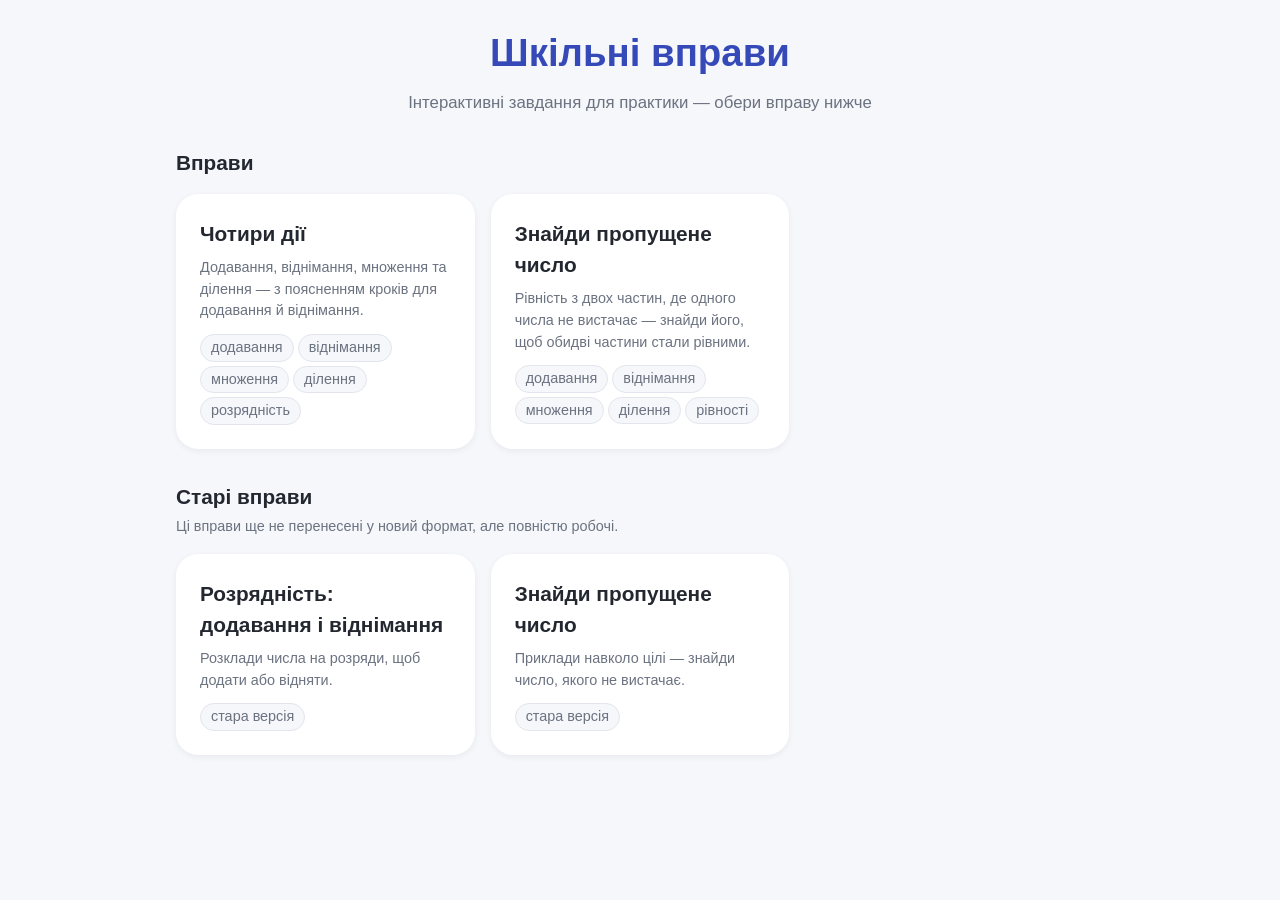
<file: index.html>
<!DOCTYPE html>
<html lang="uk">
<head>
  <meta charset="UTF-8">
  <meta name="viewport" content="width=device-width, initial-scale=1, viewport-fit=cover">
  <meta name="apple-mobile-web-app-capable" content="yes">
  <meta name="theme-color" content="#4763e4">
  <title>Шкільні вправи</title>
  <link rel="stylesheet" href="assets/css/main.css">
</head>
<body>
  <div class="page">
    <header class="site-header">
      <h1>Шкільні вправи</h1>
      <p>Інтерактивні завдання для практики — обери вправу нижче</p>
    </header>

    <section>
      <h2 class="section-title">Вправи</h2>
      <div id="activities-grid" class="activities-grid"></div>
    </section>

    <section>
      <h2 class="section-title">Старі вправи</h2>
      <p class="section-hint">Ці вправи ще не перенесені у новий формат, але повністю робочі.</p>
      <div class="activities-grid">
        <a class="card" href="math-1.html">
          <h3>Розрядність: додавання і віднімання</h3>
          <p>Розклади числа на розряди, щоб додати або відняти.</p>
          <div class="card-badges">
            <span class="badge legacy-note">стара версія</span>
          </div>
        </a>
        <a class="card" href="math-2.html">
          <h3>Знайди пропущене число</h3>
          <p>Приклади навколо цілі — знайди число, якого не вистачає.</p>
          <div class="card-badges">
            <span class="badge legacy-note">стара версія</span>
          </div>
        </a>
      </div>
    </section>
  </div>

  <script src="assets/js/activities-data.js"></script>
  <script src="assets/js/index-page.js"></script>
</body>
</html>
</file>
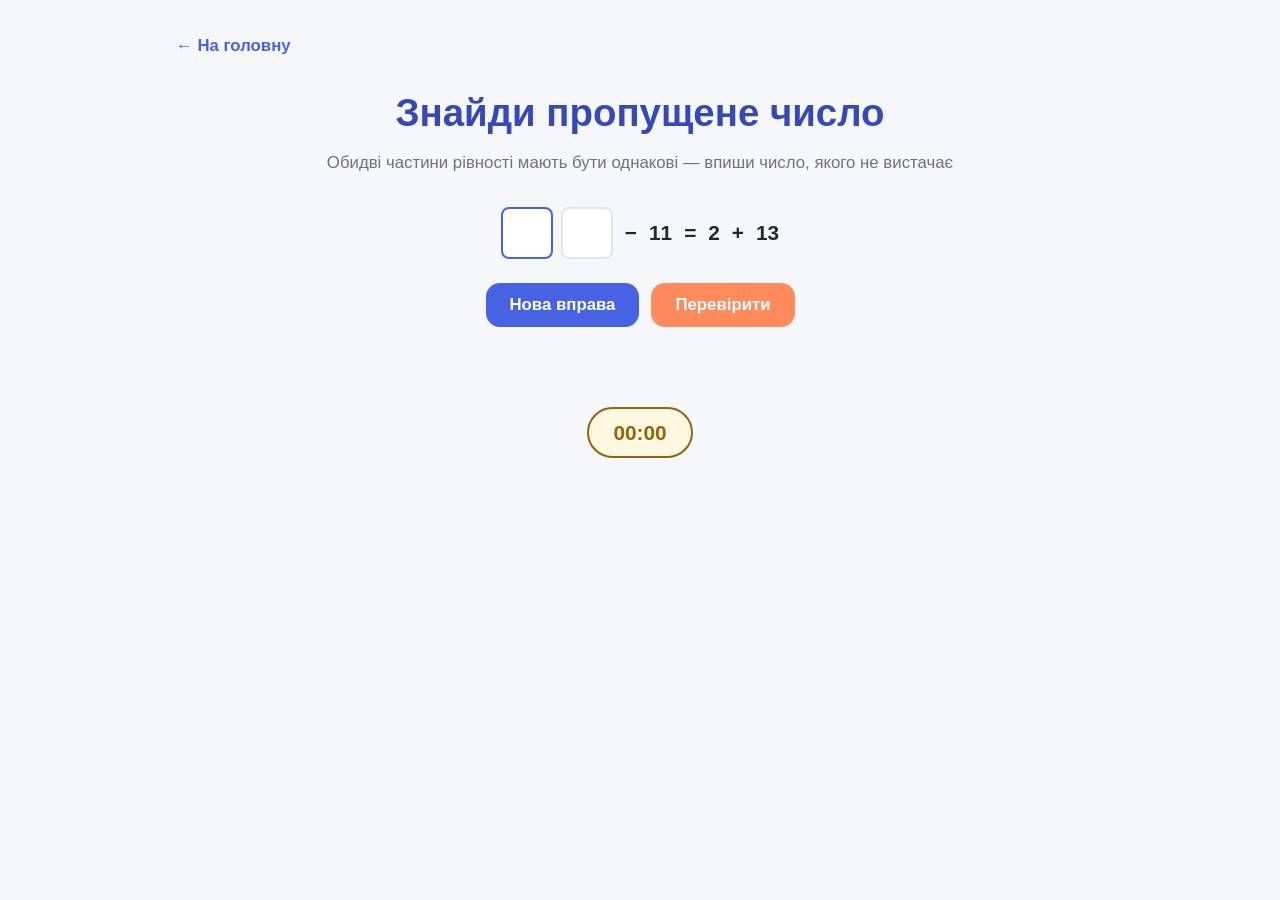
<file: activities/balance-equation/index.html>
<!DOCTYPE html>
<html lang="uk">
<head>
  <meta charset="UTF-8">
  <meta name="viewport" content="width=device-width, initial-scale=1, viewport-fit=cover">
  <meta name="apple-mobile-web-app-capable" content="yes">
  <meta name="theme-color" content="#4763e4">
  <title>Знайди пропущене число</title>
  <link rel="stylesheet" href="../../assets/css/main.css">
</head>
<body>
  <div class="page">
    <a class="back-link" href="../../index.html">← На головну</a>
    <header class="site-header">
      <h1>Знайди пропущене число</h1>
      <p>Обидві частини рівності мають бути однакові — впиши число, якого не вистачає</p>
    </header>

    <div class="equation" id="equation">
      <div class="equation-row">
        <span class="slot" data-slot="0"></span>
        <span class="operator" data-role="op-left"></span>
        <span class="slot" data-slot="1"></span>
        <span class="operator">=</span>
        <span class="slot" data-slot="2"></span>
        <span class="operator" data-role="op-right"></span>
        <span class="slot" data-slot="3"></span>
      </div>
    </div>

    <div class="btn-row">
      <button class="btn btn-primary" id="generateBtn">Нова вправа</button>
      <button class="btn btn-secondary" id="checkBtn">Перевірити</button>
    </div>

    <div id="feedback" class="feedback"></div>

    <div class="stopwatch" id="stopwatch">00:00</div>
  </div>

  <script src="../../assets/js/main.js"></script>
  <script src="script.js"></script>
</body>
</html>
</file>
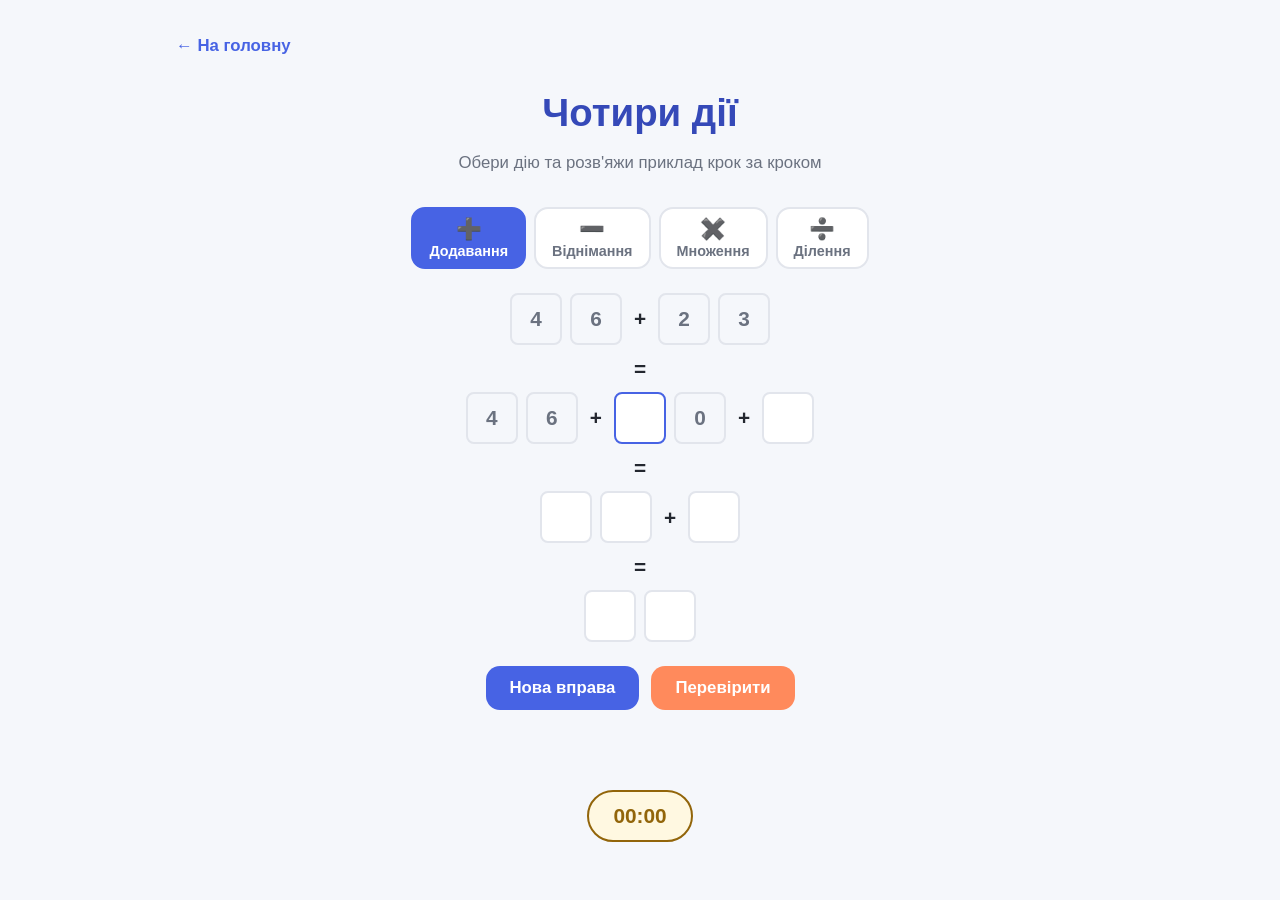
<file: activities/four-operations/index.html>
<!DOCTYPE html>
<html lang="uk">
<head>
  <meta charset="UTF-8">
  <meta name="viewport" content="width=device-width, initial-scale=1, viewport-fit=cover">
  <meta name="apple-mobile-web-app-capable" content="yes">
  <meta name="theme-color" content="#4763e4">
  <title>Чотири дії</title>
  <link rel="stylesheet" href="../../assets/css/main.css">
</head>
<body>
  <div class="page">
    <a class="back-link" href="../../index.html">← На головну</a>
    <header class="site-header">
      <h1>Чотири дії</h1>
      <p>Обери дію та розв'яжи приклад крок за кроком</p>
    </header>

    <div class="op-tabs" role="tablist">
      <button class="op-tab is-active" type="button" data-op="add">➕<span>Додавання</span></button>
      <button class="op-tab" type="button" data-op="sub">➖<span>Віднімання</span></button>
      <button class="op-tab" type="button" data-op="mul">✖️<span>Множення</span></button>
      <button class="op-tab" type="button" data-op="div">➗<span>Ділення</span></button>
    </div>

    <section class="op-panel" id="panel-add" data-op-panel="add">
      <div class="equation">
        <div class="equation-row">
          <input class="digit-input is-readonly" type="text" readonly data-role="add-a-tens">
          <input class="digit-input is-readonly" type="text" readonly data-role="add-a-ones">
          <span class="operator">+</span>
          <input class="digit-input is-readonly" type="text" readonly data-role="add-b-tens">
          <input class="digit-input is-readonly" type="text" readonly data-role="add-b-ones">
        </div>
        <div class="operator">=</div>
        <div class="equation-row">
          <input class="digit-input is-readonly" type="text" readonly data-role="add-a-tens-2">
          <input class="digit-input is-readonly" type="text" readonly data-role="add-a-ones-2">
          <span class="operator">+</span>
          <input class="digit-input" type="text" inputmode="numeric" maxlength="1" data-field="add-decomp-tens">
          <input class="digit-input is-readonly" type="text" readonly value="0">
          <span class="operator">+</span>
          <input class="digit-input" type="text" inputmode="numeric" maxlength="1" data-field="add-decomp-ones">
        </div>
        <div class="operator">=</div>
        <div class="equation-row">
          <input class="digit-input" type="text" inputmode="numeric" maxlength="1" data-field="add-sum-tens">
          <input class="digit-input" type="text" inputmode="numeric" maxlength="1" data-field="add-sum-ones">
          <span class="operator">+</span>
          <input class="digit-input" type="text" inputmode="numeric" maxlength="1" data-field="add-ones-again">
        </div>
        <div class="operator">=</div>
        <div class="equation-row">
          <input class="digit-input" type="text" inputmode="numeric" maxlength="1" data-field="add-result-tens">
          <input class="digit-input" type="text" inputmode="numeric" maxlength="1" data-field="add-result-ones">
        </div>
      </div>
    </section>

    <section class="op-panel is-hidden" id="panel-sub" data-op-panel="sub">
      <div class="equation">
        <div class="equation-row">
          <input class="digit-input is-readonly" type="text" readonly data-role="sub-a-tens">
          <input class="digit-input is-readonly" type="text" readonly data-role="sub-a-ones">
          <span class="operator">−</span>
          <input class="digit-input is-readonly" type="text" readonly data-role="sub-b-tens">
          <input class="digit-input is-readonly" type="text" readonly data-role="sub-b-ones">
        </div>
        <div class="operator">=</div>
        <div class="equation-row">
          <input class="digit-input is-readonly" type="text" readonly data-role="sub-a-tens-2">
          <input class="digit-input is-readonly" type="text" readonly data-role="sub-a-ones-2">
          <span class="operator">−</span>
          <input class="digit-input" type="text" inputmode="numeric" maxlength="1" data-field="sub-decomp-tens">
          <input class="digit-input is-readonly" type="text" readonly value="0">
          <span class="operator">−</span>
          <input class="digit-input" type="text" inputmode="numeric" maxlength="1" data-field="sub-decomp-ones">
        </div>
        <div class="operator">=</div>
        <div class="equation-row">
          <input class="digit-input" type="text" inputmode="numeric" maxlength="1" data-field="sub-sum-tens">
          <input class="digit-input" type="text" inputmode="numeric" maxlength="1" data-field="sub-sum-ones">
          <span class="operator">−</span>
          <input class="digit-input" type="text" inputmode="numeric" maxlength="1" data-field="sub-ones-again">
        </div>
        <div class="operator">=</div>
        <div class="equation-row">
          <input class="digit-input" type="text" inputmode="numeric" maxlength="1" data-field="sub-result-tens">
          <input class="digit-input" type="text" inputmode="numeric" maxlength="1" data-field="sub-result-ones">
        </div>
      </div>
    </section>

    <section class="op-panel is-hidden" id="panel-mul" data-op-panel="mul">
      <div class="equation">
        <div class="equation-row">
          <span class="operand" data-role="mul-x"></span>
          <span class="operator">×</span>
          <span class="operand" data-role="mul-y"></span>
          <span class="operator">=</span>
          <input class="digit-input" type="text" inputmode="numeric" maxlength="1" data-field="mul-result-tens">
          <input class="digit-input" type="text" inputmode="numeric" maxlength="1" data-field="mul-result-ones">
        </div>
      </div>
    </section>

    <section class="op-panel is-hidden" id="panel-div" data-op-panel="div">
      <div class="equation">
        <div class="equation-row">
          <span class="operand" data-role="div-dividend"></span>
          <span class="operator">÷</span>
          <span class="operand" data-role="div-divisor"></span>
          <span class="operator">=</span>
          <input class="digit-input" type="text" inputmode="numeric" maxlength="1" data-field="div-quotient">
        </div>
      </div>
    </section>

    <div class="btn-row">
      <button class="btn btn-primary" id="generateBtn">Нова вправа</button>
      <button class="btn btn-secondary" id="checkBtn">Перевірити</button>
    </div>

    <div id="feedback" class="feedback"></div>

    <div class="stopwatch" id="stopwatch">00:00</div>
  </div>

  <script src="../../assets/js/main.js"></script>
  <script src="script.js"></script>
</body>
</html>
</file>
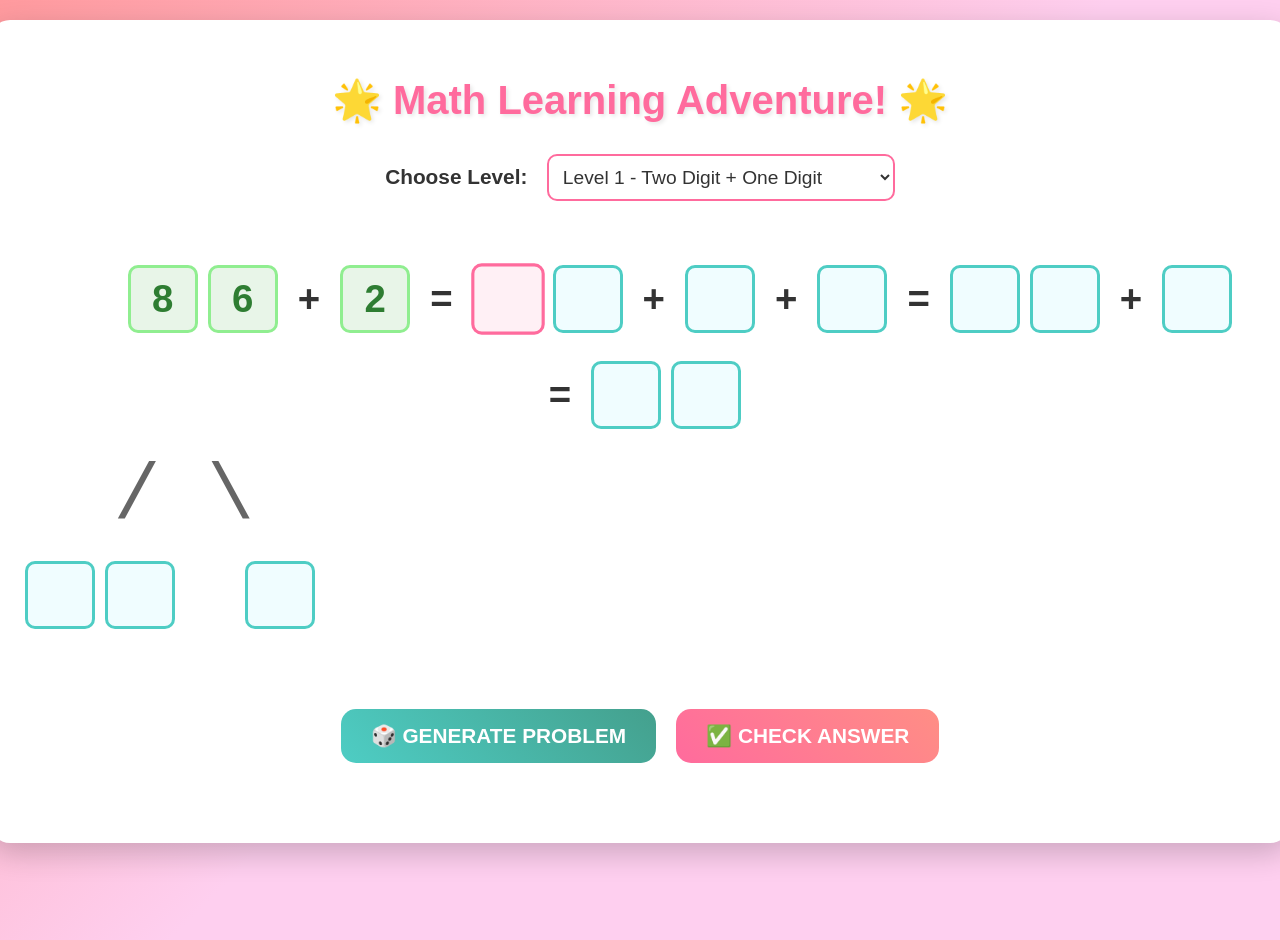
<file: math-1.html>
<!DOCTYPE html>
<html lang="en">
<head>
    <meta charset="UTF-8">
    <meta name="viewport" content="width=device-width, initial-scale=1.0">
    <title>Math Learning Game</title>
    <style>
        body {
            font-family: 'Comic Sans MS', cursive, sans-serif;
            background: linear-gradient(135deg, #ff9a9e 0%, #fecfef 50%, #fecfef 100%);
            margin: 0;
            padding: 20px;
            min-height: 100vh;
            display: flex;
            flex-direction: column;
            align-items: center;
        }

        .container {
            background: white;
            border-radius: 20px;
            padding: 30px;
            box-shadow: 0 10px 30px rgba(0,0,0,0.2);
            max-width: 1500px;
            width: 100%;
        }

        h1 {
            text-align: center;
            color: #ff6b9d;
            font-size: 2.5em;
            margin-bottom: 30px;
            text-shadow: 2px 2px 4px rgba(0,0,0,0.1);
        }

        .level-selector {
            text-align: center;
            margin-bottom: 40px;
        }

        .level-selector label {
            font-size: 1.3em;
            color: #333;
            margin-right: 15px;
            font-weight: bold;
        }

        .level-selector select {
            font-size: 1.2em;
            padding: 10px;
            border-radius: 10px;
            border: 2px solid #ff6b9d;
            background: white;
            color: #333;
        }

        .math-area {
            display: flex;
            flex-direction: column;
            align-items: center;
            margin: 40px 0;
            font-size: 2em;
            line-height: 2.5;
        }

        .equation-line {
            display: flex;
            align-items: center;
            margin: 10px 0;
            flex-wrap: wrap;
            justify-content: center;
        }

        .decomposition {
            display: flex;
            align-items: center;
            margin: 20px 0;
            font-size: 0.8em;
        }

        .number-input {
            width: 60px;
            height: 60px;
            font-size: 1.2em;
            text-align: center;
            border: 3px solid #4ecdc4;
            border-radius: 10px;
            margin: 0 5px;
            background: #f0fdff;
            font-weight: bold;
        }

        .number-input:focus {
            outline: none;
            border-color: #ff6b9d;
            background: #fff0f5;
            transform: scale(1.05);
            transition: all 0.2s;
        }

        .number-input.readonly {
            background: #e8f5e8;
            border-color: #90ee90;
            color: #2e7d32;
        }

        .number-input.invalid {
            background: #ffe6e6;
            border-color: #ff4444;
            animation: shake 0.5s;
        }

        .number-input.valid {
            background: #e8f5e8;
            border-color: #4caf50;
        }

        @keyframes shake {
            0%, 100% { transform: translateX(0); }
            25% { transform: translateX(-5px); }
            75% { transform: translateX(5px); }
        }

        .operator {
            font-weight: bold;
            color: #333;
            margin: 0 15px;
            font-size: 1.2em;
        }

        .decomposition-visual {
            display: flex;
            flex-direction: column;
            align-items: flex-start;
            margin: 15px 0 30px 0;
            font-size: 1.5em;
            position: relative;
            left: 0;
        }

        .decomposition-line {
            display: flex;
            align-items: center;
            margin: 10px 0;
        }

        .bracket {
            font-size: 3em;
            color: #666;
            margin: 0 20px;
        }

        .buttons {
            display: flex;
            justify-content: center;
            gap: 20px;
            margin-top: 40px;
        }

        .btn {
            padding: 15px 30px;
            font-size: 1.3em;
            border: none;
            border-radius: 15px;
            cursor: pointer;
            font-weight: bold;
            transition: all 0.3s;
            text-transform: uppercase;
        }

        .btn-generate {
            background: linear-gradient(45deg, #4ecdc4, #44a08d);
            color: white;
        }

        .btn-validate {
            background: linear-gradient(45deg, #ff6b9d, #ff8e85);
            color: white;
        }

        .btn:hover {
            transform: translateY(-3px);
            box-shadow: 0 5px 15px rgba(0,0,0,0.3);
        }

        .btn:disabled {
            opacity: 0.5;
            cursor: not-allowed;
            transform: none;
        }

        .feedback {
            text-align: center;
            margin-top: 20px;
            font-size: 1.2em;
            font-weight: bold;
            min-height: 30px;
        }

        .feedback.success {
            color: #4caf50;
        }

        .feedback.error {
            color: #f44336;
        }

        .hidden {
            display: none;
        }
    </style>
</head>
<body>
    <div class="container">
        <h1>🌟 Math Learning Adventure! 🌟</h1>

        <div class="level-selector">
            <label for="level">Choose Level:</label>
            <select id="level">
                <option value="1">Level 1 - Two Digit + One Digit</option>
                <option value="2">Level 2 - Two Digit - One Digit</option>
                <option value="3">Level 3 - Two Digit + Multiple of Ten</option>
                <option value="4">Level 4 - Two Digit - Multiple of Ten</option>
            </select>
        </div>

        <div class="math-area" id="mathArea">
            <!-- Level 1 Structure -->
            <div id="level1" class="level-content">
                <!-- Main equation line -->
                <div class="equation-line">
                    &nbsp;&nbsp;&nbsp;&nbsp;&nbsp;&nbsp;&nbsp;&nbsp;&nbsp;
                    <input type="text" class="number-input readonly" id="tens1" maxlength="1" readonly>
                    <input type="text" class="number-input readonly" id="ones1" maxlength="1" readonly>
                    <span class="operator">+</span>
                    <input type="text" class="number-input readonly" id="single1" maxlength="1" readonly>
                    <span class="operator">=</span>
                    <input type="text" class="number-input" id="tens2" maxlength="1">
                    <input type="text" class="number-input" id="ones2" maxlength="1">
                    <span class="operator">+</span>
                    <input type="text" class="number-input" id="single2" maxlength="1">
                    <span class="operator">+</span>
                    <input type="text" class="number-input" id="single3" maxlength="1">
                    <span class="operator">=</span>
                    <input type="text" class="number-input" id="tens3" maxlength="1">
                    <input type="text" class="number-input" id="ones3" maxlength="1">
                    <span class="operator">+</span>
                    <input type="text" class="number-input" id="single4" maxlength="1">
                    <span class="operator">=</span>
                    <input type="text" class="number-input" id="result_tens" maxlength="1">
                    <input type="text" class="number-input" id="result_ones" maxlength="1">
                </div>

                <!-- Decomposition visual -->
                <div class="decomposition-visual">
                    <!-- Middle row: split lines -->
                    <div style="font-size: 2em; margin-bottom: 15px; color: #666; text-align: left; font-family: monospace; line-height: 1;">
                        &nbsp;&nbsp;/&nbsp;\
                    </div>
                    <!-- Bottom row: decomposed parts -->
                    <div class="decomposition-line" style="display: flex; justify-content: center; align-items: center; gap: 60px;">
                        <div style="display: flex; align-items: center;">
                            <input type="text" class="number-input" id="decomp_tens" maxlength="1">
                            <input type="text" class="number-input" id="decomp_zero" maxlength="1">
                        </div>
                        <div style="display: flex; align-items: center;">
                            <input type="text" class="number-input" id="decomp_single" maxlength="1">
                        </div>
                    </div>
                </div>
            </div>

            <!-- Level 2 Structure -->
            <div id="level2" class="level-content hidden">
                <!-- Main equation line -->
                <div class="equation-line">
                    <input type="text" class="number-input readonly" id="l2_tens1" maxlength="1" readonly>
                    <input type="text" class="number-input readonly" id="l2_ones1" maxlength="1" readonly>
                    <span class="operator">-</span>
                    <input type="text" class="number-input readonly" id="l2_single1" maxlength="1" readonly>
                    <span class="operator">=</span>
                    <input type="text" class="number-input" id="l2_tens2" maxlength="1">
                    <input type="text" class="number-input" id="l2_ones2" maxlength="1">
                    <span class="operator">+</span>
                    <input type="text" class="number-input" id="l2_single2" maxlength="1">
                    <span class="operator">-</span>
                    <input type="text" class="number-input" id="l2_single3" maxlength="1">
                    <span class="operator">=</span>
                    <input type="text" class="number-input" id="l2_tens3" maxlength="1">
                    <input type="text" class="number-input" id="l2_ones3" maxlength="1">
                    <span class="operator">+</span>
                    <input type="text" class="number-input" id="l2_single4" maxlength="1">
                    <span class="operator">=</span>
                    <input type="text" class="number-input" id="l2_result_tens" maxlength="1">
                    <input type="text" class="number-input" id="l2_result_ones" maxlength="1">
                </div>

                <!-- Decomposition visual -->
                <div class="decomposition-visual">
                    <!-- Middle row: split lines -->
                    <div style="font-size: 2em; margin-bottom: 15px; color: #666; text-align: left; font-family: monospace; line-height: 1;">
                        &nbsp;&nbsp;/&nbsp;\
                    </div>
                    <!-- Bottom row: decomposed parts -->
                    <div class="decomposition-line" style="display: flex; justify-content: center; align-items: center; gap: 60px;">
                        <div style="display: flex; align-items: center;">
                            <input type="text" class="number-input" id="l2_decomp_tens" maxlength="1">
                            <input type="text" class="number-input" id="l2_decomp_zero" maxlength="1">
                        </div>
                        <div style="display: flex; align-items: center;">
                            <input type="text" class="number-input" id="l2_decomp_single" maxlength="1">
                        </div>
                    </div>
                </div>
            </div>

            <!-- Level 3 Structure -->
            <div id="level3" class="level-content hidden">
                <!-- Main equation line -->
                <div class="equation-line">
                    <input type="text" class="number-input readonly" id="l3_tens1" maxlength="1" readonly>
                    <input type="text" class="number-input readonly" id="l3_ones1" maxlength="1" readonly>
                    <span class="operator">+</span>
                    <input type="text" class="number-input readonly" id="l3_tens2" maxlength="1" readonly>
                    <input type="text" class="number-input readonly" id="l3_zero" maxlength="1" readonly>
                    <span class="operator">=</span>
                    <input type="text" class="number-input" id="l3_tens3" maxlength="1">
                    <input type="text" class="number-input" id="l3_ones3" maxlength="1">
                    <span class="operator">+</span>
                    <input type="text" class="number-input" id="l3_single" maxlength="1">
                    <span class="operator">+</span>
                    <input type="text" class="number-input" id="l3_tens4" maxlength="1">
                    <input type="text" class="number-input" id="l3_zero2" maxlength="1">
                    <span class="operator">=</span>
                    <input type="text" class="number-input" id="l3_result_tens" maxlength="1">
                    <input type="text" class="number-input" id="l3_result_ones" maxlength="1">
                    <span class="operator">+</span>
                    <input type="text" class="number-input" id="l3_final_single" maxlength="1">
                    <span class="operator">=</span>
                    <input type="text" class="number-input" id="l3_final_tens" maxlength="1">
                    <input type="text" class="number-input" id="l3_final_ones" maxlength="1">
                </div>

                <!-- Decomposition visual -->
                <div class="decomposition-visual">
                    <!-- Middle row: split lines -->
                    <div style="font-size: 2em; margin-bottom: 15px; color: #666; text-align: left; font-family: monospace; line-height: 1;">
                        &nbsp;&nbsp;/&nbsp;\
                    </div>
                    <!-- Bottom row: decomposed parts -->
                    <div class="decomposition-line" style="display: flex; justify-content: center; align-items: center; gap: 60px;">
                        <div style="display: flex; align-items: center;">
                            <input type="text" class="number-input" id="l3_decomp_tens" maxlength="1">
                            <input type="text" class="number-input" id="l3_decomp_zero" maxlength="1">
                        </div>
                        <div style="display: flex; align-items: center;">
                            <input type="text" class="number-input" id="l3_decomp_single" maxlength="1">
                        </div>
                    </div>
                </div>
            </div>

            <!-- Level 4 Structure -->
            <div id="level4" class="level-content hidden">
                <!-- Main equation line -->
                <div class="equation-line">
                    <input type="text" class="number-input readonly" id="l4_tens1" maxlength="1" readonly>
                    <input type="text" class="number-input readonly" id="l4_ones1" maxlength="1" readonly>
                    <span class="operator">-</span>
                    <input type="text" class="number-input readonly" id="l4_tens2" maxlength="1" readonly>
                    <input type="text" class="number-input readonly" id="l4_zero" maxlength="1" readonly>
                    <span class="operator">=</span>
                    <input type="text" class="number-input" id="l4_tens3" maxlength="1">
                    <input type="text" class="number-input" id="l4_ones3" maxlength="1">
                    <span class="operator">+</span>
                    <input type="text" class="number-input" id="l4_single" maxlength="1">
                    <span class="operator">-</span>
                    <input type="text" class="number-input" id="l4_tens4" maxlength="1">
                    <input type="text" class="number-input" id="l4_zero2" maxlength="1">
                    <span class="operator">=</span>
                    <input type="text" class="number-input" id="l4_result_tens" maxlength="1">
                    <input type="text" class="number-input" id="l4_result_ones" maxlength="1">
                    <span class="operator">+</span>
                    <input type="text" class="number-input" id="l4_final_single" maxlength="1">
                    <span class="operator">=</span>
                    <input type="text" class="number-input" id="l4_final_tens" maxlength="1">
                    <input type="text" class="number-input" id="l4_final_ones" maxlength="1">
                </div>

                <!-- Decomposition visual -->
                <div class="decomposition-visual">
                    <!-- Middle row: split lines -->
                    <div style="font-size: 2em; margin-bottom: 15px; color: #666; text-align: left; font-family: monospace; line-height: 1;">
                        &nbsp;&nbsp;/&nbsp;\
                    </div>
                    <!-- Bottom row: decomposed parts -->
                    <div class="decomposition-line" style="display: flex; justify-content: center; align-items: center; gap: 60px;">
                        <div style="display: flex; align-items: center;">
                            <input type="text" class="number-input" id="l4_decomp_tens" maxlength="1">
                            <input type="text" class="number-input" id="l4_decomp_zero" maxlength="1">
                        </div>
                        <div style="display: flex; align-items: center;">
                            <input type="text" class="number-input" id="l4_decomp_single" maxlength="1">
                        </div>
                    </div>
                </div>
            </div>
        </div>

        <div class="buttons">
            <button class="btn btn-generate" id="generateBtn">🎲 Generate Problem</button>
            <button class="btn btn-validate" id="validateBtn">✅ Check Answer</button>
        </div>

        <div id="feedback" class="feedback"></div>
    </div>

    <script>
        let currentProblem = {};

        // Input navigation with backspace support
        function setupInputNavigation() {
            const inputs = document.querySelectorAll('.number-input:not(.readonly)');
            inputs.forEach((input, index) => {
                // Select all text when input is focused
                input.addEventListener('focus', function(e) {
                    e.target.select();
                });

                input.addEventListener('input', function(e) {
                    // Only allow single digits
                    if (e.target.value.length > 1) {
                        e.target.value = e.target.value.slice(-1);
                    }

                    // Auto-advance to next input
                    if (e.target.value && index < inputs.length - 1) {
                        const nextInput = inputs[index + 1];
                        if (nextInput && !nextInput.readonly) {
                            nextInput.focus();
                        }
                    }
                });

                input.addEventListener('keydown', function(e) {
                    // Handle backspace - move to previous input if current is empty
                    if (e.key === 'Backspace' && e.target.value === '' && index > 0) {
                        const prevInput = inputs[index - 1];
                        if (prevInput && !prevInput.readonly) {
                            prevInput.focus();
                            // Clear the previous input
                            prevInput.value = '';
                        }
                    }
                });

                // Only allow numeric input
                input.addEventListener('keypress', function(e) {
                    if (!/[0-9]/.test(e.key) && !['Backspace', 'Delete', 'ArrowLeft', 'ArrowRight', 'Tab'].includes(e.key)) {
                        e.preventDefault();
                    }
                });
            });
        }

        function generateLevel1Problem() {
            let tens, ones, single;
            let attempts = 0;

            // Generate numbers ensuring no overflow in tens place
            do {
                tens = Math.floor(Math.random() * 9) + 1; // 1-9
                ones = Math.floor(Math.random() * 9) + 1; // 1-9
                single = Math.floor(Math.random() * (9 - ones)) + 1; // Ensure ones + single <= 9
                attempts++;
            } while (attempts < 100 && ones + single > 9);

            const twoDigitNumber = tens * 10 + ones;
            const result = twoDigitNumber + single;

            currentProblem = {
                tens: tens,
                ones: ones,
                single: single,
                result: result,
                resultTens: Math.floor(result / 10),
                resultOnes: result % 10
            };

            // Fill in the read-only inputs
            document.getElementById('tens1').value = tens;
            document.getElementById('ones1').value = ones;
            document.getElementById('single1').value = single;

            // Clear all user inputs
            const userInputs = document.querySelectorAll('#level1 .number-input:not(.readonly)');
            userInputs.forEach(input => {
                input.value = '';
                input.classList.remove('valid', 'invalid');
            });

            // Clear feedback
            document.getElementById('feedback').textContent = '';
            document.getElementById('feedback').className = 'feedback';

            // Focus first input
            document.getElementById('tens2').focus();
        }

        function generateLevel2Problem() {
            let tens, ones, single;
            let attempts = 0;

            // Generate numbers ensuring the result is positive and no borrowing needed from tens
            do {
                tens = Math.floor(Math.random() * 9) + 1; // 1-9
                ones = Math.floor(Math.random() * 9) + 1; // 1-9
                single = Math.floor(Math.random() * ones) + 1; // Ensure ones >= single (no borrowing)
                attempts++;
            } while (attempts < 100 && ones < single);

            const twoDigitNumber = tens * 10 + ones;
            const result = twoDigitNumber - single;

            currentProblem = {
                tens: tens,
                ones: ones,
                single: single,
                result: result,
                resultTens: Math.floor(result / 10),
                resultOnes: result % 10
            };

            // Fill in the read-only inputs
            document.getElementById('l2_tens1').value = tens;
            document.getElementById('l2_ones1').value = ones;
            document.getElementById('l2_single1').value = single;

            // Clear all user inputs
            const userInputs = document.querySelectorAll('#level2 .number-input:not(.readonly)');
            userInputs.forEach(input => {
                input.value = '';
                input.classList.remove('valid', 'invalid');
            });

            // Clear feedback
            document.getElementById('feedback').textContent = '';
            document.getElementById('feedback').className = 'feedback';

            // Focus first input
            document.getElementById('l2_tens2').focus();
        }

        function generateLevel3Problem() {
            let tens1, ones1, tens2;

            // Generate numbers ensuring no overflow in tens place and sum < 100
            do {
                tens1 = Math.floor(Math.random() * 9) + 1; // 1-9
                ones1 = Math.floor(Math.random() * 9) + 1; // 1-9
                // Ensure tens1 + tens2 < 10 to keep sum under 100
                tens2 = Math.floor(Math.random() * (9 - tens1)) + 1; // Ensure tens1 + tens2 <= 9
            } while (tens1 + tens2 >= 10); // Extra check to ensure sum of tens is less than 10

            const firstNumber = tens1 * 10 + ones1;
            const secondNumber = tens2 * 10;
            const result = firstNumber + secondNumber;

            currentProblem = {
                tens1: tens1,
                ones1: ones1,
                tens2: tens2,
                result: result,
                resultTens: Math.floor(result / 10),
                resultOnes: result % 10
            };

            // Fill in the read-only inputs
            document.getElementById('l3_tens1').value = tens1;
            document.getElementById('l3_ones1').value = ones1;
            document.getElementById('l3_tens2').value = tens2;
            document.getElementById('l3_zero').value = '0';

            // Clear all user inputs
            const userInputs = document.querySelectorAll('#level3 .number-input:not(.readonly)');
            userInputs.forEach(input => {
                input.value = '';
                input.classList.remove('valid', 'invalid');
            });

            // Clear feedback
            document.getElementById('feedback').textContent = '';
            document.getElementById('feedback').className = 'feedback';

            // Focus first input
            document.getElementById('l3_tens3').focus();
        }

        function generateLevel4Problem() {
            let tens1, ones1, tens2;

            // Generate numbers ensuring first number is greater than second
            do {
                tens1 = Math.floor(Math.random() * 9) + 1; // 1-9
                ones1 = Math.floor(Math.random() * 9) + 1; // 1-9
                tens2 = Math.floor(Math.random() * tens1) + 1; // Ensure tens2 < tens1
            } while (tens1 <= tens2); // Extra check to ensure first number is greater

            const firstNumber = tens1 * 10 + ones1;
            const secondNumber = tens2 * 10;
            const result = firstNumber - secondNumber;

            currentProblem = {
                tens1: tens1,
                ones1: ones1,
                tens2: tens2,
                result: result,
                resultTens: Math.floor(result / 10),
                resultOnes: result % 10
            };

            // Fill in the read-only inputs
            document.getElementById('l4_tens1').value = tens1;
            document.getElementById('l4_ones1').value = ones1;
            document.getElementById('l4_tens2').value = tens2;
            document.getElementById('l4_zero').value = '0';

            // Clear all user inputs
            const userInputs = document.querySelectorAll('#level4 .number-input:not(.readonly)');
            userInputs.forEach(input => {
                input.value = '';
                input.classList.remove('valid', 'invalid');
            });

            // Clear feedback
            document.getElementById('feedback').textContent = '';
            document.getElementById('feedback').className = 'feedback';

            // Focus first input
            document.getElementById('l4_tens3').focus();
        }

        function validateLevel1() {
            const feedback = document.getElementById('feedback');
            let allCorrect = true;
            let errors = [];

            // Get user inputs
            const userInputs = {
                tens2: document.getElementById('tens2').value,
                ones2: document.getElementById('ones2').value,
                single2: document.getElementById('single2').value,
                single3: document.getElementById('single3').value,
                tens3: document.getElementById('tens3').value,
                ones3: document.getElementById('ones3').value,
                single4: document.getElementById('single4').value,
                result_tens: document.getElementById('result_tens').value,
                result_ones: document.getElementById('result_ones').value,
                decomp_tens: document.getElementById('decomp_tens').value,
                decomp_zero: document.getElementById('decomp_zero').value,
                decomp_single: document.getElementById('decomp_single').value
            };

            // Validation logic
            const validations = [
                { id: 'tens2', expected: currentProblem.tens.toString(), description: 'first decomposition tens' },
                { id: 'ones2', expected: '0', description: 'first decomposition ones (should be 0)' },
                { id: 'single2', expected: currentProblem.ones.toString(), description: 'separated ones digit' },
                { id: 'single3', expected: currentProblem.single.toString(), description: 'original single digit' },
                { id: 'tens3', expected: currentProblem.tens.toString(), description: 'final tens place' },
                { id: 'ones3', expected: '0', description: 'final ones place (should be 0)' },
                { id: 'single4', expected: (currentProblem.ones + currentProblem.single).toString(), description: 'sum of ones digits' },
                { id: 'result_tens', expected: currentProblem.resultTens.toString(), description: 'final result' },
                { id: 'result_ones', expected: currentProblem.resultOnes.toString(), description: 'final result' },
                { id: 'decomp_tens', expected: currentProblem.tens.toString(), description: 'decomposition tens' },
                { id: 'decomp_zero', expected: '0', description: 'decomposition ones (should be 0)' },
                { id: 'decomp_single', expected: currentProblem.ones.toString(), description: 'decomposition single digit' }
            ];

            validations.forEach(validation => {
                const input = document.getElementById(validation.id);
                const userValue = input.value.trim();

                if (userValue === validation.expected) {
                    input.classList.remove('invalid');
                    input.classList.add('valid');
                } else {
                    input.classList.remove('valid');
                    input.classList.add('invalid');
                    allCorrect = false;
                    if (userValue === '') {
                        errors.push(`Please fill in ${validation.description}`);
                    } else {
                        errors.push(`${validation.description} should be ${validation.expected}, not ${userValue}`);
                    }
                }
            });

            // Show feedback
            if (allCorrect) {
                feedback.textContent = '🎉 Perfect! Great job understanding place values! 🎉';
                feedback.className = 'feedback success';
            } else {
                feedback.textContent = '❌ Some answers need fixing. Keep trying! ❌';
                feedback.className = 'feedback error';
            }
        }

        function validateLevel2() {
            const feedback = document.getElementById('feedback');
            let allCorrect = true;
            let errors = [];

            // Calculate expected values
            const onesMinusSingle = currentProblem.ones - currentProblem.single;

            // Get user inputs
            const userInputs = {
                l2_tens2: document.getElementById('l2_tens2').value,
                l2_ones2: document.getElementById('l2_ones2').value,
                l2_single2: document.getElementById('l2_single2').value,
                l2_single3: document.getElementById('l2_single3').value,
                l2_tens3: document.getElementById('l2_tens3').value,
                l2_ones3: document.getElementById('l2_ones3').value,
                l2_single4: document.getElementById('l2_single4').value,
                l2_result_tens: document.getElementById('l2_result_tens').value,
                l2_result_ones: document.getElementById('l2_result_ones').value,
                l2_decomp_tens: document.getElementById('l2_decomp_tens').value,
                l2_decomp_zero: document.getElementById('l2_decomp_zero').value,
                l2_decomp_single: document.getElementById('l2_decomp_single').value
            };

            // Validation logic
            const validations = [
                { id: 'l2_tens2', expected: currentProblem.tens.toString(), description: 'first decomposition tens' },
                { id: 'l2_ones2', expected: '0', description: 'first decomposition ones (should be 0)' },
                { id: 'l2_single2', expected: currentProblem.ones.toString(), description: 'separated ones digit' },
                { id: 'l2_single3', expected: currentProblem.single.toString(), description: 'single digit to subtract' },
                { id: 'l2_tens3', expected: currentProblem.tens.toString(), description: 'second step tens' },
                { id: 'l2_ones3', expected: '0', description: 'second step ones (should be 0)' },
                { id: 'l2_single4', expected: onesMinusSingle.toString(), description: 'result of ones subtraction' },
                { id: 'l2_result_tens', expected: currentProblem.resultTens.toString(), description: 'final result tens' },
                { id: 'l2_result_ones', expected: currentProblem.resultOnes.toString(), description: 'final result ones' },
                { id: 'l2_decomp_tens', expected: currentProblem.tens.toString(), description: 'decomposition tens' },
                { id: 'l2_decomp_zero', expected: '0', description: 'decomposition ones (should be 0)' },
                { id: 'l2_decomp_single', expected: currentProblem.ones.toString(), description: 'decomposition single digit' }
            ];

            validations.forEach(validation => {
                const input = document.getElementById(validation.id);
                const userValue = input.value.trim();

                if (userValue === validation.expected) {
                    input.classList.remove('invalid');
                    input.classList.add('valid');
                } else {
                    input.classList.remove('valid');
                    input.classList.add('invalid');
                    allCorrect = false;
                    if (userValue === '') {
                        errors.push(`Please fill in ${validation.description}`);
                    } else {
                        errors.push(`${validation.description} should be ${validation.expected}, not ${userValue}`);
                    }
                }
            });

            // Show feedback
            if (allCorrect) {
                feedback.textContent = '🎉 Excellent! You mastered subtraction with place values! 🎉';
                feedback.className = 'feedback success';
            } else {
                feedback.textContent = '❌ Some answers need fixing. Keep trying! ❌';
                feedback.className = 'feedback error';
            }
        }

        function validateLevel3() {
            const feedback = document.getElementById('feedback');
            let allCorrect = true;
            let errors = [];

            // Get user inputs
            const userInputs = {
                l3_tens3: document.getElementById('l3_tens3').value,
                l3_ones3: document.getElementById('l3_ones3').value,
                l3_single: document.getElementById('l3_single').value,
                l3_tens4: document.getElementById('l3_tens4').value,
                l3_zero2: document.getElementById('l3_zero2').value,
                l3_result_tens: document.getElementById('l3_result_tens').value,
                l3_result_ones: document.getElementById('l3_result_ones').value,
                l3_final_single: document.getElementById('l3_final_single').value,
                l3_final_tens: document.getElementById('l3_final_tens').value,
                l3_final_ones: document.getElementById('l3_final_ones').value,
                l3_decomp_tens: document.getElementById('l3_decomp_tens').value,
                l3_decomp_zero: document.getElementById('l3_decomp_zero').value,
                l3_decomp_single: document.getElementById('l3_decomp_single').value
            };

            // Validation logic
            const validations = [
                { id: 'l3_tens3', expected: currentProblem.tens1.toString(), description: 'first decomposition tens' },
                { id: 'l3_ones3', expected: "0", description: 'first decomposition ones' },
                { id: 'l3_single', expected: currentProblem.ones1.toString(), description: 'separated ones digit' },
                { id: 'l3_tens4', expected: currentProblem.tens2.toString(), description: 'second number tens' },
                { id: 'l3_zero2', expected: '0', description: 'second number ones (should be 0)' },
                { id: 'l3_result_tens', expected: (currentProblem.tens1 + currentProblem.tens2).toString(), description: 'sum of tens' },
                { id: 'l3_result_ones', expected: '0', description: 'sum of tens ones place (should be 0)' },
                { id: 'l3_final_single', expected: currentProblem.ones1.toString(), description: 'final ones digit' },
                { id: 'l3_final_tens', expected: currentProblem.resultTens.toString(), description: 'final result tens' },
                { id: 'l3_final_ones', expected: currentProblem.resultOnes.toString(), description: 'final result ones' },
                { id: 'l3_decomp_tens', expected: currentProblem.tens1.toString(), description: 'decomposition tens' },
                { id: 'l3_decomp_zero', expected: '0', description: 'decomposition ones (should be 0)' },
                { id: 'l3_decomp_single', expected: currentProblem.ones1.toString(), description: 'decomposition single digit' }
            ];

            validations.forEach(validation => {
                const input = document.getElementById(validation.id);
                const userValue = input.value.trim();

                if (userValue === validation.expected) {
                    input.classList.remove('invalid');
                    input.classList.add('valid');
                } else {
                    input.classList.remove('valid');
                    input.classList.add('invalid');
                    allCorrect = false;
                    if (userValue === '') {
                        errors.push(`Please fill in ${validation.description}`);
                    } else {
                        errors.push(`${validation.description} should be ${validation.expected}, not ${userValue}`);
                    }
                }
            });

            // Show feedback
            if (allCorrect) {
                feedback.textContent = '🎉 Amazing! You understand adding multiples of ten! 🎉';
                feedback.className = 'feedback success';
            } else {
                feedback.textContent = '❌ Some answers need fixing. Keep trying! ❌';
                feedback.className = 'feedback error';
            }
        }

        function validateLevel4() {
            const feedback = document.getElementById('feedback');
            let allCorrect = true;
            let errors = [];

            // Get user inputs
            const userInputs = {
                l4_tens3: document.getElementById('l4_tens3').value,
                l4_ones3: document.getElementById('l4_ones3').value,
                l4_single: document.getElementById('l4_single').value,
                l4_tens4: document.getElementById('l4_tens4').value,
                l4_zero2: document.getElementById('l4_zero2').value,
                l4_result_tens: document.getElementById('l4_result_tens').value,
                l4_result_ones: document.getElementById('l4_result_ones').value,
                l4_final_single: document.getElementById('l4_final_single').value,
                l4_final_tens: document.getElementById('l4_final_tens').value,
                l4_final_ones: document.getElementById('l4_final_ones').value,
                l4_decomp_tens: document.getElementById('l4_decomp_tens').value,
                l4_decomp_zero: document.getElementById('l4_decomp_zero').value,
                l4_decomp_single: document.getElementById('l4_decomp_single').value
            };

            // Validation logic
            const validations = [
                { id: 'l4_tens3', expected: currentProblem.tens1.toString(), description: 'first decomposition tens' },
                { id: 'l4_ones3', expected: "0", description: 'first decomposition ones' },
                { id: 'l4_single', expected: currentProblem.ones1.toString(), description: 'separated ones digit' },
                { id: 'l4_tens4', expected: currentProblem.tens2.toString(), description: 'second number tens' },
                { id: 'l4_zero2', expected: '0', description: 'second number ones (should be 0)' },
                { id: 'l4_result_tens', expected: (currentProblem.tens1 - currentProblem.tens2).toString(), description: 'difference of tens' },
                { id: 'l4_result_ones', expected: '0', description: 'difference of tens ones place (should be 0)' },
                { id: 'l4_final_single', expected: currentProblem.ones1.toString(), description: 'final ones digit' },
                { id: 'l4_final_tens', expected: currentProblem.resultTens.toString(), description: 'final result tens' },
                { id: 'l4_final_ones', expected: currentProblem.resultOnes.toString(), description: 'final result ones' },
                { id: 'l4_decomp_tens', expected: currentProblem.tens1.toString(), description: 'decomposition tens' },
                { id: 'l4_decomp_zero', expected: '0', description: 'decomposition ones (should be 0)' },
                { id: 'l4_decomp_single', expected: currentProblem.ones1.toString(), description: 'decomposition single digit' }
            ];

            validations.forEach(validation => {
                const input = document.getElementById(validation.id);
                const userValue = input.value.trim();

                if (userValue === validation.expected) {
                    input.classList.remove('invalid');
                    input.classList.add('valid');
                } else {
                    input.classList.remove('valid');
                    input.classList.add('invalid');
                    allCorrect = false;
                    if (userValue === '') {
                        errors.push(`Please fill in ${validation.description}`);
                    } else {
                        errors.push(`${validation.description} should be ${validation.expected}, not ${userValue}`);
                    }
                }
            });

            // Show feedback
            if (allCorrect) {
                feedback.textContent = '🎉 Fantastic! You mastered subtracting multiples of ten! 🎉';
                feedback.className = 'feedback success';
            } else {
                feedback.textContent = '❌ Some answers need fixing. Keep trying! ❌';
                feedback.className = 'feedback error';
            }
        }

        // Event listeners
        document.getElementById('generateBtn').addEventListener('click', () => {
            const level = document.getElementById('level').value;
            if (level === '1') {
                generateLevel1Problem();
            } else if (level === '2') {
                generateLevel2Problem();
            } else if (level === '3') {
                generateLevel3Problem();
            } else if (level === '4') {
                generateLevel4Problem();
            }
        });

        document.getElementById('validateBtn').addEventListener('click', () => {
            const level = document.getElementById('level').value;
            if (level === '1') {
                validateLevel1();
            } else if (level === '2') {
                validateLevel2();
            } else if (level === '3') {
                validateLevel3();
            } else if (level === '4') {
                validateLevel4();
            }
        });

        document.getElementById('level').addEventListener('change', function() {
            const level1 = document.getElementById('level1');
            const level2 = document.getElementById('level2');
            const level3 = document.getElementById('level3');
            const level4 = document.getElementById('level4');

            level1.classList.add('hidden');
            level2.classList.add('hidden');
            level3.classList.add('hidden');
            level4.classList.add('hidden');

            if (this.value === '1') {
                level1.classList.remove('hidden');
                generateLevel1Problem();
            } else if (this.value === '2') {
                level2.classList.remove('hidden');
                generateLevel2Problem();
            } else if (this.value === '3') {
                level3.classList.remove('hidden');
                generateLevel3Problem();
            } else if (this.value === '4') {
                level4.classList.remove('hidden');
                generateLevel4Problem();
            }
        });

        // Initialize
        setupInputNavigation();
        // Set initial level to 1 and generate first problem
        document.getElementById('level').value = '1';
        generateLevel1Problem();
    </script>
</body>
</html>
</file>
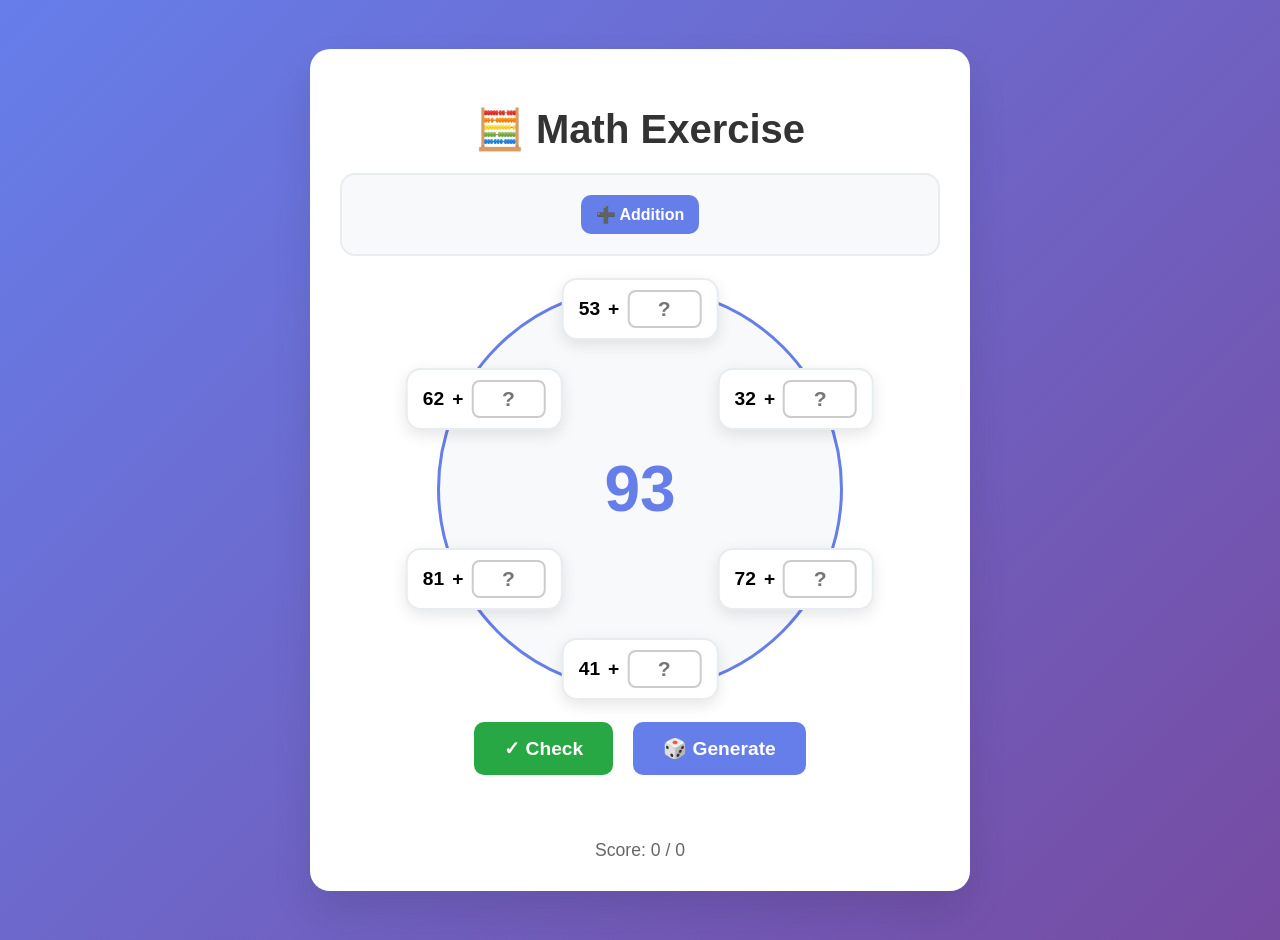
<file: math-2.html>
<!DOCTYPE html>
<html lang="en">
<head>
    <meta charset="UTF-8">
    <meta name="viewport" content="width=device-width, initial-scale=1.0">
    <title>Math Exercise Tool</title>

    <!--
    PROJECT METADATA FOR AI EVOLUTION:

    PURPOSE: Interactive math exercise generator for elementary students

    ARCHITECTURE:
    - Central circular layout with target number (z) in center
    - Operation selection via radio buttons at top
    - 6 exercises positioned around circle using polar coordinates
    - Each exercise format: "x [operation] ? = z" where user fills missing operand
    - Real-time validation with visual feedback (green/red styling)
    - Score tracking and progress monitoring
    - Operation-specific constraint system for valid problem generation

    CURRENT CONSTRAINTS BY OPERATION:
    - Addition (+): x >= 1, z >= x, y = z - x (ensures y >= 0)
    - Subtraction (-): x >= 1, x >= z, y = x - z (ensures y >= 0)
    - Multiplication (*): x >= 1, z % x == 0, z >= x, y = z / x (ensures integer y >= 1)
    - Division (/): x >= z, x % z == 0, z >= 1, y = x / z (ensures integer y >= 1)

    EXTENSIBILITY IMPLEMENTED:
    - Modular operation constraint system via getOperationConstraints()
    - Operation-specific value generation in generateExercise()
    - Dynamic operation symbol display
    - Extensible radio button operation selection

    KEY FUNCTIONS:
    - generateExercise(): Creates problems based on selected operation constraints
    - checkAnswers(): Validates using operation-specific calculation
    - getOperationConstraints(): Returns valid ranges for current operation
    - calculateAnswer(): Computes correct answer for given operation
    - Polar coordinate positioning for circular layout

    STYLING: Modern gradient design with operation selector, hover effects, responsive layout

    EDUCATIONAL FEATURES:
    - Multiple operation support for varied learning
    - Operation-specific constraint logic ensures valid problems
    - Immediate feedback with color coding
    - Score tracking for progress monitoring
    - Engaging visual design to maintain student interest
    - Enter key support for quick answer checking

    TECHNICAL NOTES:
    - Pure HTML/CSS/JavaScript implementation
    - No external dependencies
    - Modular constraint system for easy operation addition
    - Event-driven validation system
    - Transform positioning for exercise placement

    CURRENT STATE CHECKSUM:
    - Exercise count: 6 fixed exercises per generation
    - Operations supported: Addition (+), Subtraction (-), Multiplication (*), Division (/)
    - Target range: Operation-dependent via getOperationConstraints()
    - X value range: Operation-dependent via getOperationConstraints()
    - Layout: Circular with 180px radius, starting angle -90° (top)
    - Input validation: Operation-specific via calculateAnswer()
    - Score system: correctAnswers / totalAttempts
    - Feedback system: Color-coded (green=correct, red=incorrect)
    - Keyboard support: Enter key triggers checkAnswers()
    - Visual feedback: Hover effects, transform animations
    - Operation selection: Radio buttons with change event handling

    VERSION HISTORY:
    - v1.0: Initial creation with negative x values
    - v1.1: Changed to positive x values (x >= 1), adjusted target range
    - v1.2: Added comprehensive AI metadata documentation
    - v2.0: Major refactor - added multi-operation support, constraint system, radio selection
    -->

</head>
    <style>
        body {
            font-family: 'Arial', sans-serif;
            background: linear-gradient(135deg, #667eea 0%, #764ba2 100%);
            margin: 0;
            padding: 20px;
            min-height: 100vh;
            display: flex;
            flex-direction: column;
            align-items: center;
            justify-content: center;
        }

        .container {
            background: white;
            border-radius: 20px;
            padding: 30px;
            box-shadow: 0 20px 40px rgba(0,0,0,0.1);
            max-width: 600px;
            width: 100%;
        }

        h1 {
            text-align: center;
            color: #333;
            margin-bottom: 20px;
            font-size: 2.5em;
        }

        .operation-selector {
            display: flex;
            justify-content: center;
            gap: 20px;
            margin-bottom: 30px;
            padding: 20px;
            background: #f8f9fa;
            border-radius: 15px;
            border: 2px solid #e9ecef;
        }

        .operation-option {
            display: flex;
            align-items: center;
            gap: 8px;
            cursor: pointer;
            padding: 10px 15px;
            border-radius: 10px;
            transition: all 0.3s ease;
            font-weight: bold;
        }

        .operation-option:hover {
            background: #e9ecef;
        }

        .operation-option input[type="radio"] {
            display: none;
        }

        .operation-option.selected {
            background: #667eea;
            color: white;
        }

        .exercise-area {
            position: relative;
            width: 400px;
            height: 400px;
            margin: 0 auto 30px;
            background: #f8f9fa;
            border-radius: 50%;
            display: flex;
            align-items: center;
            justify-content: center;
            border: 3px solid #667eea;
        }

        .target-value {
            font-size: 4em;
            font-weight: bold;
            color: #667eea;
            text-align: center;
        }

        .exercise {
            position: absolute;
            background: white;
            padding: 10px 15px;
            border-radius: 15px;
            box-shadow: 0 5px 15px rgba(0,0,0,0.1);
            display: flex;
            align-items: center;
            gap: 8px;
            font-size: 1.2em;
            font-weight: bold;
            border: 2px solid #e9ecef;
            transition: all 0.3s ease;
        }

        .exercise:hover {
            transform: scale(1.05);
            box-shadow: 0 8px 25px rgba(0,0,0,0.15);
        }

        .exercise.correct {
            border-color: #28a745;
            background: #d4edda;
        }

        .exercise.incorrect {
            border-color: #dc3545;
            background: #f8d7da;
        }

        .exercise input {
            width: 60px;
            padding: 5px;
            border: 2px solid #ccc;
            border-radius: 8px;
            text-align: center;
            font-size: 1.1em;
            font-weight: bold;
            -moz-appearance: textfield; /* Remove spinners in Firefox */
        }

        .exercise input::-webkit-outer-spin-button,
        .exercise input::-webkit-inner-spin-button {
            -webkit-appearance: none; /* Remove spinners in Chrome/Safari */
            margin: 0;
        }

        .exercise input:focus {
            outline: none;
            border-color: #667eea;
        }

        .buttons {
            display: flex;
            gap: 20px;
            justify-content: center;
            margin-top: 20px;
        }

        button {
            padding: 15px 30px;
            font-size: 1.2em;
            font-weight: bold;
            border: none;
            border-radius: 10px;
            cursor: pointer;
            transition: all 0.3s ease;
            min-width: 120px;
        }

        .check-btn {
            background: #28a745;
            color: white;
        }

        .check-btn:hover {
            background: #218838;
            transform: translateY(-2px);
        }

        .generate-btn {
            background: #667eea;
            color: white;
        }

        .generate-btn:hover {
            background: #5a6fd8;
            transform: translateY(-2px);
        }

        .feedback {
            text-align: center;
            margin-top: 20px;
            font-size: 1.3em;
            font-weight: bold;
            min-height: 30px;
        }

        .feedback.success {
            color: #28a745;
        }

        .feedback.error {
            color: #dc3545;
        }

        .score {
            text-align: center;
            margin-top: 15px;
            font-size: 1.1em;
            color: #666;
        }
    </style>
</head>
<body>
    <div class="container">
        <h1>🧮 Math Exercise</h1>

        <div class="operation-selector">
            <label class="operation-option selected">
                <input type="radio" name="operation" value="+" checked onchange="onOperationChange()">
                <span>➕ Addition</span>
            </label>
            <!-- Temporarily hidden - will be enabled later
            <label class="operation-option">
                <input type="radio" name="operation" value="-" onchange="onOperationChange()">
                <span>➖ Subtraction</span>
            </label>
            <label class="operation-option">
                <input type="radio" name="operation" value="*" onchange="onOperationChange()">
                <span>✖️ Multiplication</span>
            </label>
            <label class="operation-option">
                <input type="radio" name="operation" value="/" onchange="onOperationChange()">
                <span>➗ Division</span>
            </label>
            -->
        </div>

        <div class="exercise-area" id="exerciseArea">
            <div class="target-value" id="targetValue">10</div>
        </div>

        <div class="buttons">
            <button class="check-btn" onclick="checkAnswers()">✓ Check</button>
            <button class="generate-btn" onclick="generateExercise()">🎲 Generate</button>
        </div>

        <div class="feedback" id="feedback"></div>
        <div class="score" id="score">Score: 0 / 0</div>
    </div>

    <script>
        let currentTarget = 10;
        let exercises = [];
        let totalAttempts = 0;
        let correctAnswers = 0;
        let currentOperation = '+';

        // Operation-specific constraints and logic
        const operationConstraints = {
            '+': {
                getTargetRange: () => ({ min: 5, max: 99 }),
                getXRange: (target) => ({ min: 1, max: target - 1 }),
                isValidCombination: (x, target) => {
                    if (x >= target) return false; // y must be > 0

                    const y = target - x;
                    if (y <= 0) return false;

                    if (target <= 9) {
                        return true; // No extra conditions for single digit z
                    }

                    // For two-digit z = ab
                    const onesDigitZ = target % 10;

                    if (y <= 9) {
                        // If y has 1 digit: y <= b
                        return y <= onesDigitZ;
                    } else {
                        // If y has 2 digits like y = de: e < b
                        const onesDigitY = y % 10;
                        return onesDigitY < onesDigitZ;
                    }
                },
                generateValidTarget: () => Math.floor(Math.random() * 95) + 5,
                generateValidX: (target) => {
                    let attempts = 0;
                    let x;

                    do {
                        x = Math.floor(Math.random() * (target - 1)) + 1;
                        attempts++;
                    } while (!operationConstraints['+'].isValidCombination(x, target) && attempts < 100);

                    return x;
                }
            },
            '-': {
                getTargetRange: () => ({ min: 1, max: 20 }),
                getXRange: (target) => ({ min: target + 1, max: target + 20 }),
                isValidCombination: (x, target) => x > target,
                generateValidTarget: () => Math.floor(Math.random() * 20) + 1,
                generateValidX: (target) => Math.floor(Math.random() * 20) + target + 1
            },
            '*': {
                getTargetRange: () => ({ min: 2, max: 50 }),
                getXRange: (target) => ({ min: 2, max: Math.floor(target / 2) }),
                isValidCombination: (x, target) => target % x === 0 && x <= target && target / x >= 2,
                generateValidTarget: () => {
                    const factors = [4, 6, 8, 9, 10, 12, 14, 15, 16, 18, 20, 21, 24, 25, 27, 28, 30, 32, 35, 36, 40, 42, 45, 48, 49, 50];
                    return factors[Math.floor(Math.random() * factors.length)];
                },
                generateValidX: (target) => {
                    const factors = [];
                    for (let i = 2; i <= Math.min(target / 2, 10); i++) {
                        if (target % i === 0) factors.push(i);
                    }
                    return factors.length > 0 ? factors[Math.floor(Math.random() * factors.length)] : 2;
                }
            },
            '/': {
                getTargetRange: () => ({ min: 2, max: 10 }),
                getXRange: (target) => ({ min: target * 2, max: target * 10 }),
                isValidCombination: (x, target) => x % target === 0 && x >= target,
                generateValidTarget: () => Math.floor(Math.random() * 9) + 2,
                generateValidX: (target) => target * (Math.floor(Math.random() * 9) + 2)
            }
        };

        function getOperationConstraints() {
            return operationConstraints[currentOperation];
        }

        function calculateAnswer(x, target, operation) {
            switch (operation) {
                case '+': return target - x;
                case '-': return x - target;
                case '*': return target / x;
                case '/': return x / target;
                default: return 0;
            }
        }

        function onOperationChange() {
            // Update current operation
            currentOperation = document.querySelector('input[name="operation"]:checked').value;

            // Update visual selection
            document.querySelectorAll('.operation-option').forEach(option => {
                option.classList.remove('selected');
            });
            document.querySelector('input[name="operation"]:checked').closest('.operation-option').classList.add('selected');

            // Generate new exercise with the selected operation
            generateExercise();
        }

        function generateExercise() {
            const constraints = getOperationConstraints();

            // Generate valid target and x values based on operation constraints
            let target, xValue;
            let attempts = 0;

            do {
                target = constraints.generateValidTarget();
                xValue = constraints.generateValidX(target);
                attempts++;
            } while (!constraints.isValidCombination(xValue, target) && attempts < 50);

            currentTarget = target;
            document.getElementById('targetValue').textContent = currentTarget;

            // Clear previous exercises
            const exerciseArea = document.getElementById('exerciseArea');
            const existingExercises = exerciseArea.querySelectorAll('.exercise');
            existingExercises.forEach(ex => ex.remove());

            exercises = [];

            // Generate 6 exercises around the circle
            const numExercises = 6;
            const radius = 180;

            for (let i = 0; i < numExercises; i++) {
                const angle = (i * 360 / numExercises) - 90; // Start from top
                const x = Math.cos(angle * Math.PI / 180) * radius;
                const y = Math.sin(angle * Math.PI / 180) * radius;

                // Generate valid x value for current operation
                let exerciseX;
                let exerciseTarget = currentTarget;
                let attemptCount = 0;

                do {
                    exerciseX = constraints.generateValidX(exerciseTarget);
                    attemptCount++;
                } while (!constraints.isValidCombination(exerciseX, exerciseTarget) && attemptCount < 20);

                const correctAnswer = calculateAnswer(exerciseX, exerciseTarget, currentOperation);

                const exerciseDiv = document.createElement('div');
                exerciseDiv.className = 'exercise';
                exerciseDiv.style.left = `calc(50% + ${x}px)`;
                exerciseDiv.style.top = `calc(50% + ${y}px)`;
                exerciseDiv.style.transform = 'translate(-50%, -50%)';

                exerciseDiv.innerHTML = `
                    <span>${exerciseX}</span>
                    <span>${currentOperation}</span>
                    <input type="text" data-answer="${correctAnswer}" placeholder="?"
                           oninput="validateNumericInput(this)"
                           onfocus="selectAllContent(this)"
                           onkeypress="return isNumericKey(event)">
                `;

                exerciseArea.appendChild(exerciseDiv);
                exercises.push({
                    element: exerciseDiv,
                    xValue: exerciseX,
                    targetValue: exerciseTarget,
                    correctAnswer: correctAnswer
                });
            }

            // Clear feedback
            document.getElementById('feedback').textContent = '';

            // Reset exercise styles
            exercises.forEach(ex => {
                ex.element.className = 'exercise';
            });
        }

        function checkAnswers() {
            let allCorrect = true;
            let answeredCount = 0;

            exercises.forEach(exercise => {
                const input = exercise.element.querySelector('input');
                const userAnswer = parseFloat(input.value);

                if (input.value.trim() === '') {
                    exercise.element.className = 'exercise';
                    return;
                }

                answeredCount++;

                if (Math.abs(userAnswer - exercise.correctAnswer) < 0.001) { // Handle floating point precision
                    exercise.element.className = 'exercise correct';
                } else {
                    exercise.element.className = 'exercise incorrect';
                    allCorrect = false;
                }
            });

            const feedback = document.getElementById('feedback');

            if (answeredCount === 0) {
                feedback.textContent = 'Please fill in at least one answer!';
                feedback.className = 'feedback error';
                return;
            }

            if (allCorrect && answeredCount === exercises.length) {
                feedback.textContent = '🎉 Excellent! All answers are correct!';
                feedback.className = 'feedback success';
                correctAnswers++;
            } else {
                const correctCount = exercises.filter(ex =>
                    ex.element.classList.contains('correct')
                ).length;
                feedback.textContent = `${correctCount} out of ${answeredCount} correct. Keep trying!`;
                feedback.className = 'feedback error';
            }

            totalAttempts++;
            updateScore();
        }

        function updateScore() {
            const score = document.getElementById('score');
            score.textContent = `Score: ${correctAnswers} / ${totalAttempts}`;
        }

        // Initialize with first exercise
        generateExercise();

        // Allow Enter key to check answers
        document.addEventListener('keypress', function(e) {
            if (e.key === 'Enter') {
                checkAnswers();
            }
        });

        // Numeric input validation functions
        function isNumericKey(event) {
            const char = String.fromCharCode(event.which);
            if (!(/[0-9]/.test(char)) && event.which !== 8 && event.which !== 0) {
                event.preventDefault();
                return false;
            }
            return true;
        }

        function validateNumericInput(input) {
            // Remove any non-numeric characters
            input.value = input.value.replace(/[^0-9]/g, '');
        }

        function selectAllContent(input) {
            input.select();
        }
    </script>
</body>
</html>
</file>
<file: assets/css/main.css>
/*
  Shared design tokens + components for all activities and the index page.
  Extend this file when a pattern is reused across 2+ activities; keep true
  one-offs in the activity's own stylesheet instead.
*/

:root {
  /* Color */
  --color-bg: #f5f7fb;
  --color-surface: #ffffff;
  --color-text: #23272f;
  --color-text-muted: #6b7280;
  --color-border: #e2e5ec;

  --color-primary: #4763e4;
  --color-primary-dark: #3549b8;
  --color-accent: #ff8a5c;

  --color-success: #2f9e44;
  --color-success-bg: #ebfbee;
  --color-error: #e03131;
  --color-error-bg: #fff0f0;
  --color-warning: #92650a;
  --color-warning-bg: #fff8e1;

  /* Spacing scale */
  --space-1: 4px;
  --space-2: 8px;
  --space-3: 12px;
  --space-4: 16px;
  --space-5: 24px;
  --space-6: 32px;
  --space-7: 48px;

  /* Radius / shadow */
  --radius-sm: 8px;
  --radius-md: 14px;
  --radius-lg: 22px;
  --shadow-sm: 0 2px 6px rgba(20, 24, 40, 0.06);
  --shadow-md: 0 10px 24px rgba(20, 24, 40, 0.12);

  /* Type */
  --font-size-sm: 0.9rem;
  --font-size-base: 1.05rem;
  --font-size-lg: 1.3rem;
  --font-size-xl: 1.8rem;
  --font-size-2xl: 2.4rem;

  /* Touch */
  --touch-target-min: 44px;
}

* {
  box-sizing: border-box;
}

html,
body {
  margin: 0;
  padding: 0;
}

body {
  font-family: -apple-system, BlinkMacSystemFont, "Segoe UI", Roboto, sans-serif;
  background: var(--color-bg);
  color: var(--color-text);
  font-size: var(--font-size-base);
  line-height: 1.5;
  -webkit-touch-callout: none;
  -webkit-tap-highlight-color: transparent;
}

.page {
  max-width: 960px;
  margin: 0 auto;
  padding: var(--space-5) var(--space-4) var(--space-7);
}

.site-header {
  text-align: center;
  margin-bottom: var(--space-6);
}

.site-header h1 {
  font-size: var(--font-size-2xl);
  margin: 0 0 var(--space-2);
  color: var(--color-primary-dark);
}

.site-header p {
  color: var(--color-text-muted);
  margin: 0;
}

.back-link {
  display: inline-flex;
  align-items: center;
  gap: var(--space-1);
  color: var(--color-primary);
  text-decoration: none;
  font-weight: 600;
  margin-bottom: var(--space-4);
  min-height: var(--touch-target-min);
}

.section-title {
  font-size: var(--font-size-lg);
  margin: var(--space-6) 0 var(--space-4);
  color: var(--color-text);
}

.section-hint {
  color: var(--color-text-muted);
  font-size: var(--font-size-sm);
  margin-top: calc(-1 * var(--space-3));
  margin-bottom: var(--space-4);
}

/* Activity grid + cards */

.activities-grid {
  display: grid;
  grid-template-columns: repeat(auto-fill, minmax(260px, 1fr));
  gap: var(--space-4);
}

.card {
  display: block;
  background: var(--color-surface);
  border-radius: var(--radius-lg);
  padding: var(--space-5);
  box-shadow: var(--shadow-sm);
  text-decoration: none;
  color: var(--color-text);
  transition: transform 0.15s ease, box-shadow 0.15s ease;
}

.card:hover,
.card:focus-visible {
  transform: translateY(-2px);
  box-shadow: var(--shadow-md);
}

.card h3 {
  margin: 0 0 var(--space-2);
  font-size: var(--font-size-lg);
}

.card p {
  margin: 0 0 var(--space-3);
  color: var(--color-text-muted);
  font-size: var(--font-size-sm);
}

.card-badges {
  display: flex;
  flex-wrap: wrap;
  gap: var(--space-1);
}

.badge {
  display: inline-block;
  background: var(--color-bg);
  border: 1px solid var(--color-border);
  border-radius: 999px;
  padding: 2px 10px;
  font-size: var(--font-size-sm);
  color: var(--color-text-muted);
}

.empty-state {
  color: var(--color-text-muted);
  font-style: italic;
  padding: var(--space-4) 0;
}

/* Buttons */

.btn {
  display: inline-flex;
  align-items: center;
  justify-content: center;
  gap: var(--space-2);
  min-height: var(--touch-target-min);
  padding: 12px 24px;
  font-size: var(--font-size-base);
  font-weight: 700;
  border: none;
  border-radius: var(--radius-md);
  cursor: pointer;
  transition: transform 0.15s ease, box-shadow 0.15s ease, opacity 0.15s ease;
}

.btn:active {
  transform: translateY(1px);
}

.btn:disabled {
  opacity: 0.5;
  cursor: not-allowed;
}

.btn-primary {
  background: var(--color-primary);
  color: white;
}

.btn-secondary {
  background: var(--color-accent);
  color: white;
}

.btn-row {
  display: flex;
  flex-wrap: wrap;
  gap: var(--space-3);
  justify-content: center;
  margin-top: var(--space-5);
}

/* Digit-box equation input, shared by activities using the place-value pattern */

.digit-input {
  width: 52px;
  height: 52px;
  min-width: var(--touch-target-min);
  min-height: var(--touch-target-min);
  font-size: var(--font-size-lg);
  text-align: center;
  border: 2px solid var(--color-border);
  border-radius: var(--radius-sm);
  margin: 0 4px;
  background: var(--color-surface);
  font-weight: 700;
  color: var(--color-text);
}

.digit-input:focus {
  outline: none;
  border-color: var(--color-primary);
}

.digit-input.is-readonly {
  background: var(--color-bg);
  color: var(--color-text-muted);
}

.digit-input.is-valid {
  border-color: var(--color-success);
  background: var(--color-success-bg);
}

.digit-input.is-invalid {
  border-color: var(--color-error);
  background: var(--color-error-bg);
  animation: shake 0.4s;
}

@keyframes shake {
  0%,
  100% {
    transform: translateX(0);
  }
  25% {
    transform: translateX(-4px);
  }
  75% {
    transform: translateX(4px);
  }
}

.operator {
  font-weight: 700;
  margin: 0 var(--space-2);
  font-size: var(--font-size-lg);
}

/* Feedback */

.feedback {
  text-align: center;
  margin-top: var(--space-4);
  font-size: var(--font-size-lg);
  font-weight: 700;
  min-height: 32px;
}

.feedback--success {
  color: var(--color-success);
}

.feedback--error {
  color: var(--color-error);
}

.legacy-note {
  color: var(--color-text-muted);
  font-size: var(--font-size-sm);
}

.is-hidden {
  display: none;
}

/* Operation tabs, for exercises that offer multiple operation modes on one page */

.op-tabs {
  display: flex;
  flex-wrap: wrap;
  gap: var(--space-2);
  justify-content: center;
  margin-bottom: var(--space-5);
}

.op-tab {
  display: flex;
  flex-direction: column;
  align-items: center;
  gap: 2px;
  min-width: var(--touch-target-min);
  min-height: var(--touch-target-min);
  padding: var(--space-2) var(--space-4);
  font-size: var(--font-size-lg);
  border: 2px solid var(--color-border);
  border-radius: var(--radius-md);
  background: var(--color-surface);
  color: var(--color-text);
  cursor: pointer;
}

.op-tab span {
  font-size: var(--font-size-sm);
  font-weight: 600;
  color: var(--color-text-muted);
}

.op-tab.is-active {
  border-color: var(--color-primary);
  background: var(--color-primary);
  color: white;
}

.op-tab.is-active span {
  color: white;
}

/* Multi-step equation layout, for the place-value decomposition pattern */

.equation {
  display: flex;
  flex-direction: column;
  align-items: center;
  gap: var(--space-2);
  margin: var(--space-5) 0;
}

.equation-row {
  display: flex;
  align-items: center;
  flex-wrap: wrap;
  justify-content: center;
}

.operand {
  font-size: var(--font-size-lg);
  font-weight: 700;
  margin: 0 var(--space-1);
}

/* Stopwatch, for activities that show how long the learner has been working */

.stopwatch {
  display: flex;
  align-items: center;
  justify-content: center;
  width: fit-content;
  min-height: var(--touch-target-min);
  margin: var(--space-6) auto 0;
  padding: var(--space-2) var(--space-5);
  border: 2px solid var(--color-warning);
  border-radius: 999px;
  background: var(--color-warning-bg);
  color: var(--color-warning);
  font-size: var(--font-size-lg);
  font-weight: 700;
  font-variant-numeric: tabular-nums;
  transition: background 0.3s ease, color 0.3s ease, border-color 0.3s ease;
}

.stopwatch.is-complete {
  border-color: var(--color-success);
  background: var(--color-success-bg);
  color: var(--color-success);
}
</file>
